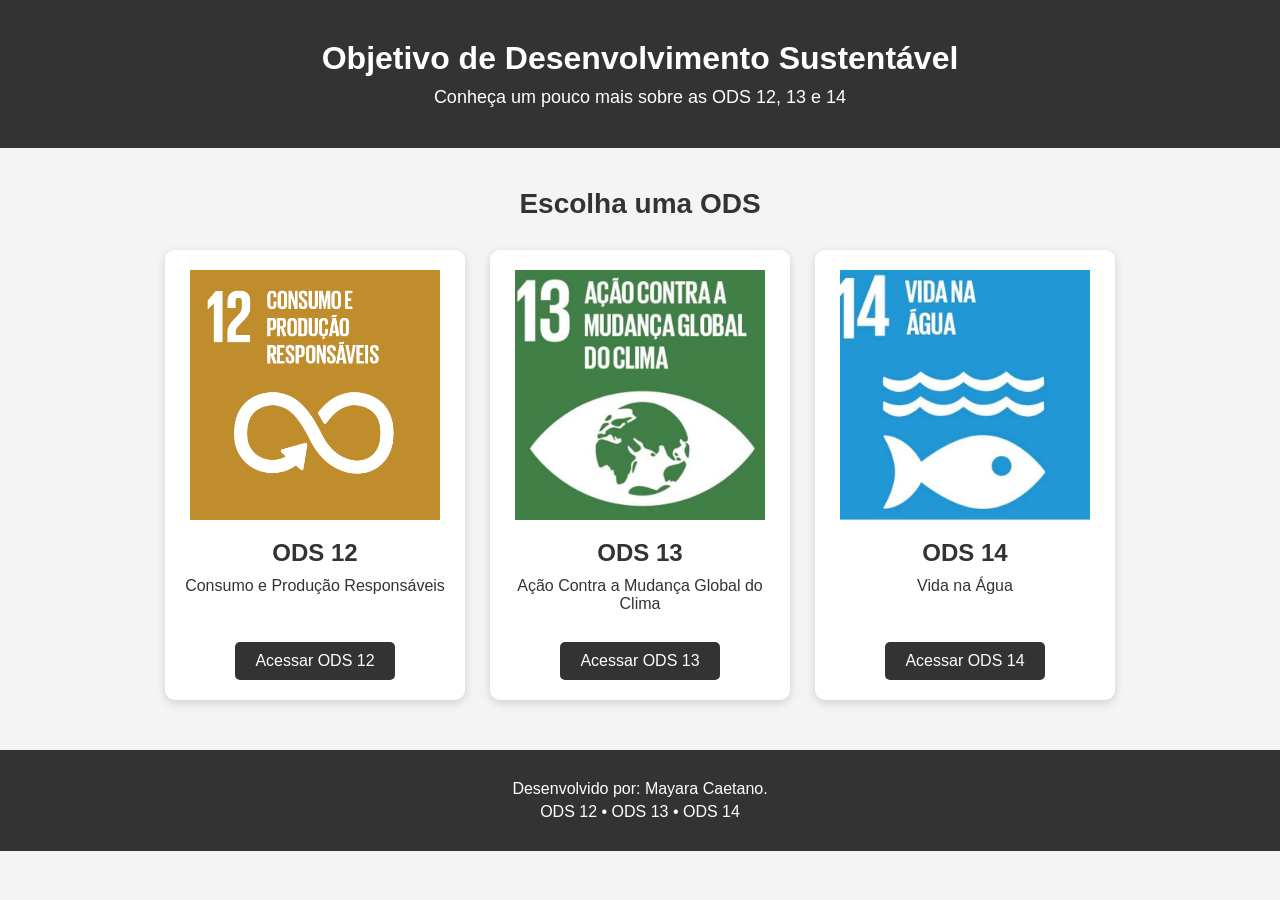
<file: index.html>
<!DOCTYPE html>
<html lang="pt-BR">

<head>
    <meta charset="UTF-8">
    <meta name="viewport" content="width=device-width, initial-scale=1.0">
    <title>ODS - Sustentabilidade</title>

    <style>

        * {
            margin: 0;
            padding: 0;
            box-sizing: border-box;
        }

        body {
            font-family: Arial, sans-serif;
            background-color: #f4f4f4;
            color: #333;
        }

        /* Cabeçalho */

        header {
            background-color: #333;
            color: white;
            text-align: center;
            padding: 40px 20px;
        }

        header h1 {
            font-size: 32px;
            margin-bottom: 10px;
        }

        header p {
            font-size: 18px;
        }

        /* Conteúdo */

        main {
            width: 90%;
            max-width: 1100px;
            margin: 40px auto;
        }

        main h2 {
            text-align: center;
            margin-bottom: 30px;
            font-size: 28px;
        }

        /* Cards das ODS */

        .ods-container {
            display: flex;
            justify-content: center;
            gap: 25px;
            flex-wrap: wrap;
        }

        .ods-card {
            background-color: white;
            width: 300px;
            padding: 20px;
            text-align: center;
            border-radius: 10px;

            box-shadow: 0 3px 10px rgba(0, 0, 0, 0.15);

            transition: 0.3s;
        }

        .ods-card:hover {
            transform: translateY(-5px);
        }

        .ods-card img {
            width: 100%;
            max-width: 250px;
            height: 250px;
            object-fit: cover;
            margin-bottom: 15px;
        }

        .ods-card h3 {
            font-size: 24px;
            margin-bottom: 10px;
        }

        .ods-card p {
            min-height: 45px;
            margin-bottom: 20px;
        }

        /* Botão */

        .ods-card a {
            display: inline-block;
            background-color: #333;
            color: white;

            text-decoration: none;

            padding: 10px 20px;
            border-radius: 5px;
        }

        .ods-card a:hover {
            background-color: #555;
        }

        /* Rodapé */

        footer {
            background-color: #333;
            color: white;
            text-align: center;
            padding: 25px;
            margin-top: 50px;
        }

        footer p {
            margin: 5px;
        }

    </style>

</head>

<body>

    <header>
        <h1>Objetivo de Desenvolvimento Sustentável</h1>
        <p>
            Conheça um pouco mais sobre as ODS 12, 13 e 14
        </p>
    </header>

    <main>
        <h2>Escolha uma ODS</h2>
        <section class="ods-container">
            <!-- ODS 12 -->
            <article class="ods-card">
                <img src="imagens/ODS12.png" alt="ODS 12">
                <h3>ODS 12</h3>
                <p>
                    Consumo e Produção Responsáveis
                </p>
                <a target="_blank" href="ods12.html">
                    Acessar ODS 12
                </a><br>
            </article>
            <!-- ODS 13 -->

            <article class="ods-card">
                <img src="imagens/ods13.webp" alt="ODS 13">
                <h3>ODS 13</h3>
                <p>
                    Ação Contra a Mudança Global do Clima
                </p>
                <a target="_blank" href="ods13.html">
                    Acessar ODS 13
                </a><br>
            </article>
            <!-- ODS 14 -->

            <article class="ods-card">
                <img src="imagens/ods14.webp" alt="ODS 14">
                <h3>ODS 14</h3>
                <p>
                    Vida na Água
                </p>
                <a target="_blank" href="ods14.html">
                    Acessar ODS 14
                </a><br>
            </article>
        </section>
    </main>


    <footer>
        <p>
            Desenvolvido por: Mayara Caetano.
        </p>

        <p>
            ODS 12 • ODS 13 • ODS 14
        </p>

    </footer>

</body>

</html>
</file>
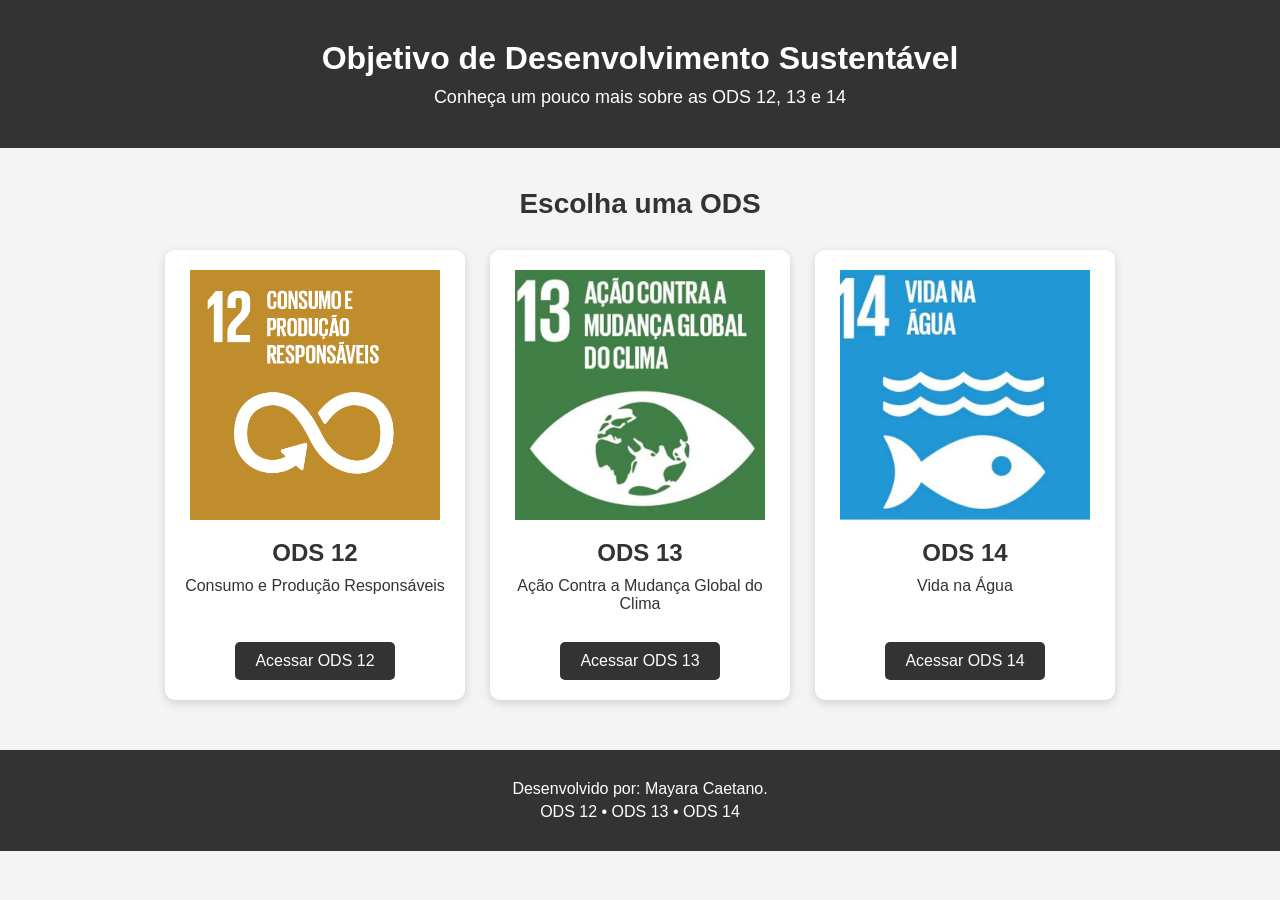
<file: indexods.html>
<!DOCTYPE html>
<html lang="pt-BR">

<head>
    <meta charset="UTF-8">
    <meta name="viewport" content="width=device-width, initial-scale=1.0">
    <title>ODS - Sustentabilidade</title>

    <style>

        * {
            margin: 0;
            padding: 0;
            box-sizing: border-box;
        }

        body {
            font-family: Arial, sans-serif;
            background-color: #f4f4f4;
            color: #333;
        }

        /* Cabeçalho */

        header {
            background-color: #333;
            color: white;
            text-align: center;
            padding: 40px 20px;
        }

        header h1 {
            font-size: 32px;
            margin-bottom: 10px;
        }

        header p {
            font-size: 18px;
        }

        /* Conteúdo */

        main {
            width: 90%;
            max-width: 1100px;
            margin: 40px auto;
        }

        main h2 {
            text-align: center;
            margin-bottom: 30px;
            font-size: 28px;
        }

        /* Cards das ODS */

        .ods-container {
            display: flex;
            justify-content: center;
            gap: 25px;
            flex-wrap: wrap;
        }

        .ods-card {
            background-color: white;
            width: 300px;
            padding: 20px;
            text-align: center;
            border-radius: 10px;

            box-shadow: 0 3px 10px rgba(0, 0, 0, 0.15);

            transition: 0.3s;
        }

        .ods-card:hover {
            transform: translateY(-5px);
        }

        .ods-card img {
            width: 100%;
            max-width: 250px;
            height: 250px;
            object-fit: cover;
            margin-bottom: 15px;
        }

        .ods-card h3 {
            font-size: 24px;
            margin-bottom: 10px;
        }

        .ods-card p {
            min-height: 45px;
            margin-bottom: 20px;
        }

        /* Botão */

        .ods-card a {
            display: inline-block;
            background-color: #333;
            color: white;

            text-decoration: none;

            padding: 10px 20px;
            border-radius: 5px;
        }

        .ods-card a:hover {
            background-color: #555;
        }

        /* Rodapé */

        footer {
            background-color: #333;
            color: white;
            text-align: center;
            padding: 25px;
            margin-top: 50px;
        }

        footer p {
            margin: 5px;
        }

    </style>

</head>

<body>

    <header>
        <h1>Objetivo de Desenvolvimento Sustentável</h1>
        <p>
            Conheça um pouco mais sobre as ODS 12, 13 e 14
        </p>
    </header>

    <main>
        <h2>Escolha uma ODS</h2>
        <section class="ods-container">
            <!-- ODS 12 -->
            <article class="ods-card">
                <img src="imagens/ODS12.png" alt="ODS 12">
                <h3>ODS 12</h3>
                <p>
                    Consumo e Produção Responsáveis
                </p>
                <a target="_blank" href="ODS12.html">
                    Acessar ODS 12
                </a><br>
            </article>
            <!-- ODS 13 -->

            <article class="ods-card">
                <img src="imagens/ods13.webp" alt="ODS 13">
                <h3>ODS 13</h3>
                <p>
                    Ação Contra a Mudança Global do Clima
                </p>
                <a target="_blank" href="ODS13.html">
                    Acessar ODS 13
                </a><br>
            </article>
            <!-- ODS 14 -->

            <article class="ods-card">
                <img src="imagens/ods14.webp" alt="ODS 14">
                <h3>ODS 14</h3>
                <p>
                    Vida na Água
                </p>
                <a target="_blank" href="ODS14.html">
                    Acessar ODS 14
                </a><br>
            </article>
        </section>
    </main>


    <footer>
        <p>
            Desenvolvido por: Mayara Caetano.
        </p>

        <p>
            ODS 12 • ODS 13 • ODS 14
        </p>

    </footer>

</body>

</html>
</file>
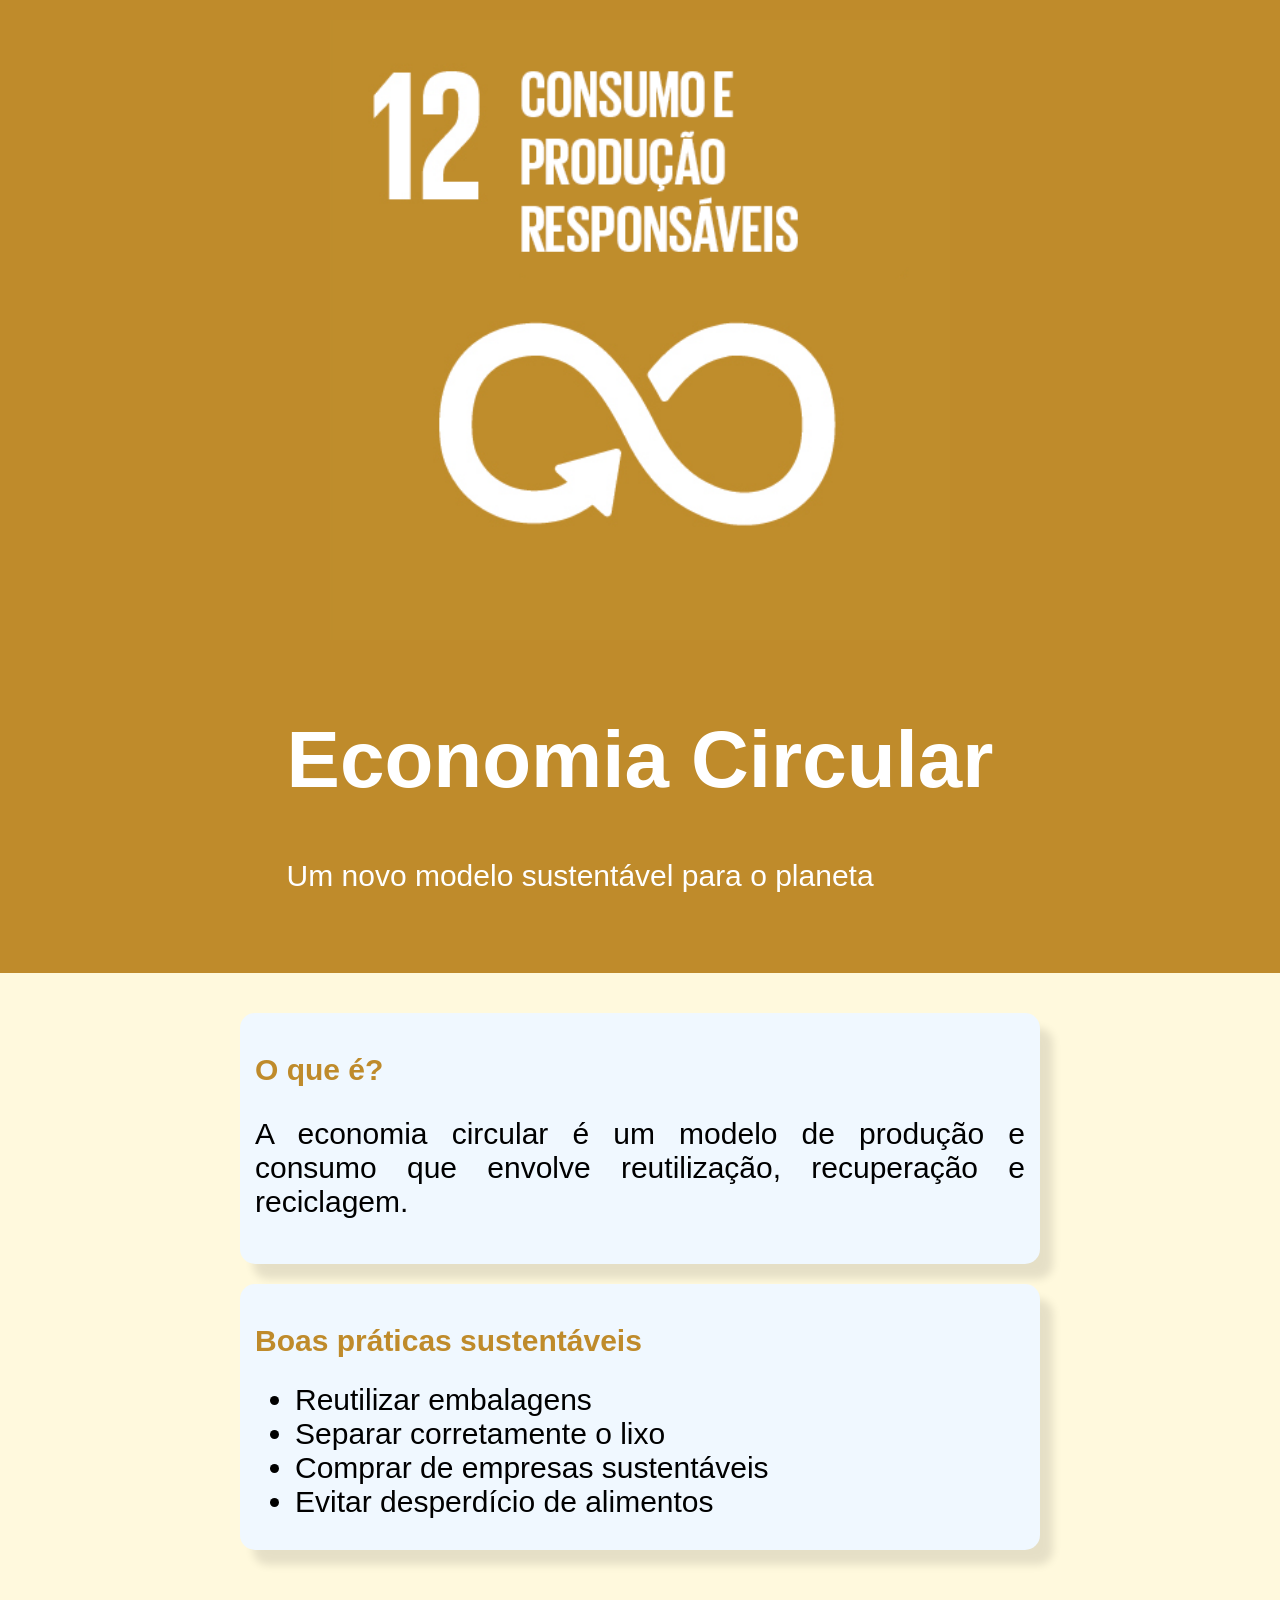
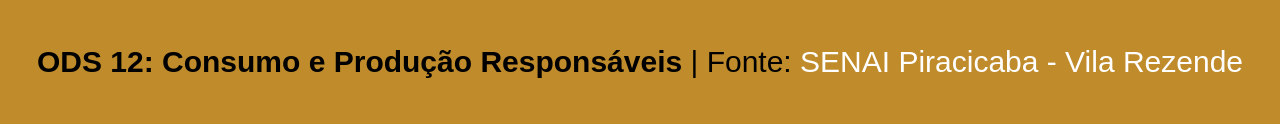
<file: ODS12.html>
<!DOCTYPE html>
<html lang="pr-BR">
<head>
    <meta charset="UTF-8">
    <meta name="viewport" content="width=device-width, initial-scale=1.0">
    <title>ODS 12 - Consumo e Produção Responsáveis</title>
    <link rel="stylesheet" href="css/ODS12.css">
</head>
<body>
    <header>
        <div class="header-content"> 
            <img src="imagens/ODS12.png" alt="Imagem de ODS 12">
            <div class="header-text">
                <h1> <a target="_blank" href="https://www.sp.senai.br/noticia/aluna-do-senai-sp-cria-marca-vencedora-para-o-ods-18-da-onu-sobre-igualdade-etnico-racial">
                    Economia Circular
                </a>
                </h1>
                <p>Um novo modelo sustentável para o planeta</p>

            </div>

        </div>
    </header>

    <!-- Tag section diz respeito a uma seção do site -->
     <section>
        <article>
            <h2>O que é?</h2>
            <p>A economia circular é um modelo de produção e consumo
                que envolve reutilização, recuperação e reciclagem.
            </p>
        </article>

        <article>
            <h2>Boas práticas sustentáveis</h2>
            <ul>
                <li>Reutilizar embalagens</li>
                <li>Separar corretamente o lixo</li>
                <li>Comprar de empresas sustentáveis</li>
                <li>Evitar desperdício de alimentos</li>
            </ul>
        </article>
     </section>

     <footer>
        <p>
            <strong>
                ODS 12: Consumo e Produção Responsáveis
            </strong>
            | Fonte: 
            <a target="_blank" href="https://www.sp.senai.br/unidade/piracicabavila/">
                SENAI Piracicaba - Vila Rezende
            </a>
        </p>
     </footer>
</body>
</html>
</file>
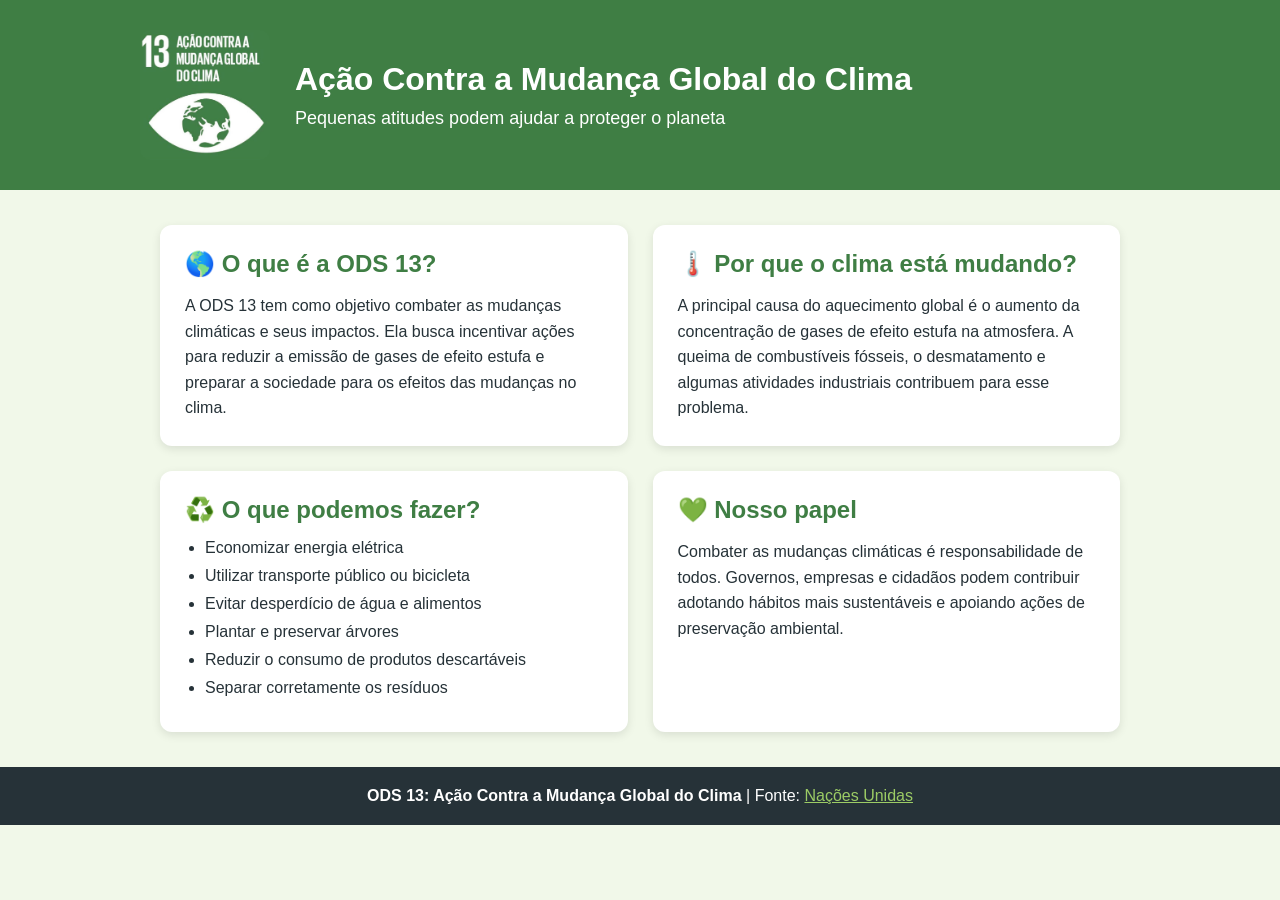
<file: ODS13.HTML>
<!DOCTYPE html>
<html lang="pt-BR">
<head>
    <meta charset="UTF-8">
    <meta name="viewport" content="width=device-width, initial-scale=1.0">
    <title>ODS 13 - Ação Contra a Mudança Global do Clima</title>
    <style>
        * {
            margin: 0;
            padding: 0;
            box-sizing: border-box;
        }

        body {
            font-family: Arial, sans-serif;
            background-color: #f1f8e9;
            color: #263238;
        }

        header {
            background-color: #3f7e44;
            color: white;
            padding: 30px;
        }

        .header-content {
            max-width: 1000px;
            margin: auto;
            display: flex;
            align-items: center;
            gap: 25px;
        }

        .header-content img {
            width: 130px;
            height: 130px;
            border-radius: 10px;
        }

        .header-text h1 {
            font-size: 32px;
            margin-bottom: 10px;
        }

        .header-text p {
            font-size: 18px;
        }

        section {
            max-width: 1000px;
            margin: 35px auto;
            padding: 0 20px;

            display: grid;
            grid-template-columns: 1fr 1fr;
            gap: 25px;
        }

        article {
            background-color: white;
            padding: 25px;
            border-radius: 12px;
            box-shadow: 0 3px 10px rgba(0, 0, 0, 0.1);
        }

        article h2 {
            color: #3f7e44;
            margin-bottom: 15px;
        }

        article p {
            line-height: 1.6;
        }

        ul {
            padding-left: 20px;
        }

        li {
            margin-bottom: 10px;
        }

        footer {
            background-color: #263238;
            color: white;
            text-align: center;
            padding: 20px;
            margin-top: 30px;
        }

        footer a {
            color: #9ccc65;
        }

        @media (max-width: 700px) {

            .header-content {
                flex-direction: column;
                text-align: center;
            }

            section {
                grid-template-columns: 1fr;
            }
        }
    </style>
</head>

<body>

    <header>

        <div class="header-content">

            <img src="imagens/ods13.webp" alt="Imagem da ODS 13">

            <div class="header-text">

                <h1>Ação Contra a Mudança Global do Clima</h1>

                <p>
                    Pequenas atitudes podem ajudar a proteger o planeta
                </p>

            </div>

        </div>

    </header>


    <section>

        <article>

            <h2>🌎 O que é a ODS 13?</h2>

            <p>
                A ODS 13 tem como objetivo combater as mudanças climáticas
                e seus impactos. Ela busca incentivar ações para reduzir
                a emissão de gases de efeito estufa e preparar a sociedade
                para os efeitos das mudanças no clima.
            </p>

        </article>


        <article>

            <h2>🌡️ Por que o clima está mudando?</h2>

            <p>
                A principal causa do aquecimento global é o aumento da
                concentração de gases de efeito estufa na atmosfera.
                A queima de combustíveis fósseis, o desmatamento e algumas
                atividades industriais contribuem para esse problema.
            </p>

        </article>


        <article>

            <h2>♻️ O que podemos fazer?</h2>

            <ul>
                <li>Economizar energia elétrica</li>
                <li>Utilizar transporte público ou bicicleta</li>
                <li>Evitar desperdício de água e alimentos</li>
                <li>Plantar e preservar árvores</li>
                <li>Reduzir o consumo de produtos descartáveis</li>
                <li>Separar corretamente os resíduos</li>
            </ul>

        </article>


        <article>

            <h2>💚 Nosso papel</h2>

            <p>
                Combater as mudanças climáticas é responsabilidade de
                todos. Governos, empresas e cidadãos podem contribuir
                adotando hábitos mais sustentáveis e apoiando ações
                de preservação ambiental.
            </p>

        </article>

    </section>


    <footer>

        <p>

            <strong>
                ODS 13: Ação Contra a Mudança Global do Clima
            </strong>

            | Fonte:

            <a target="_blank"
               href="https://brasil.un.org/pt-br/sdgs/13">
                Nações Unidas
            </a>

        </p>

    </footer>

</body>
</html>
</file>
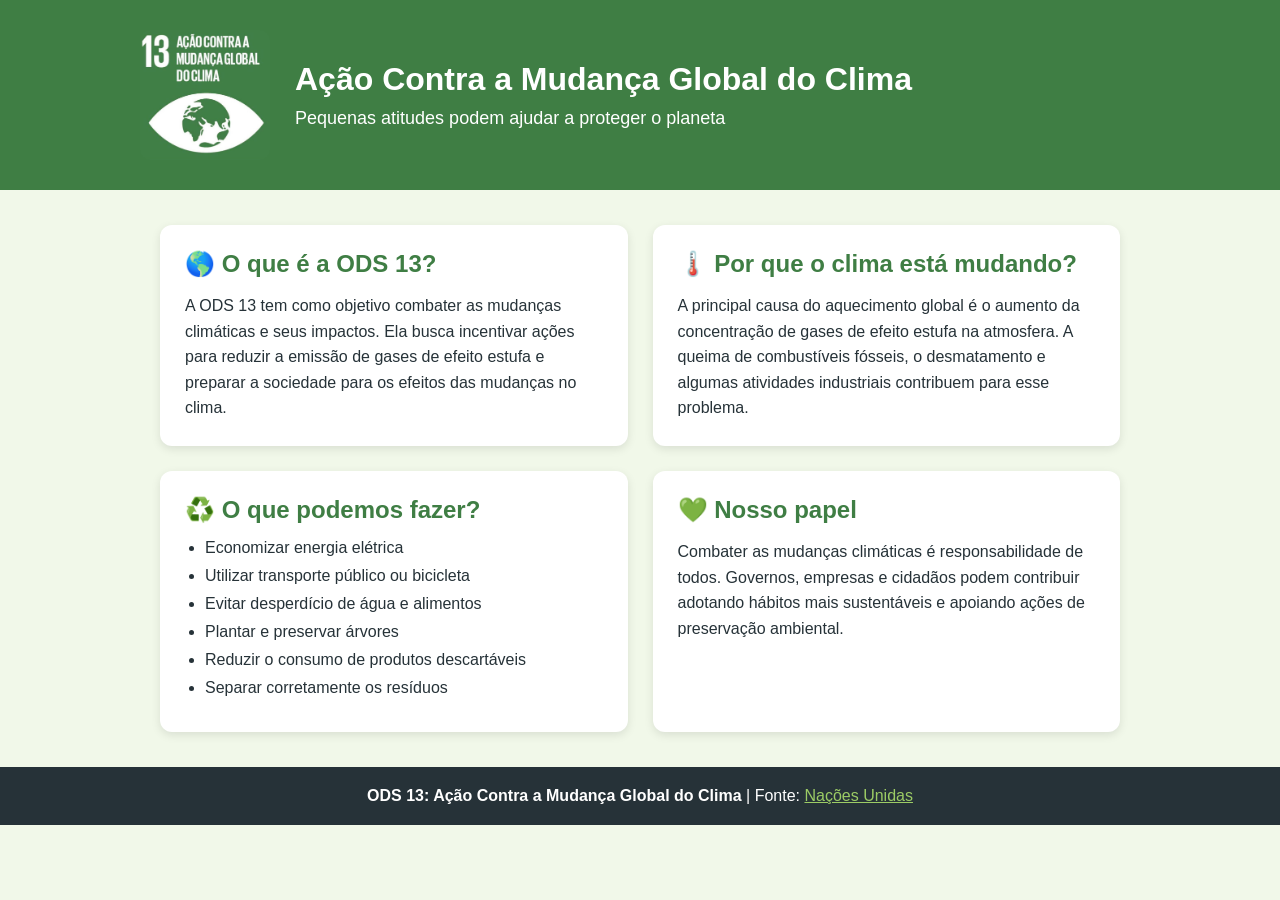
<file: ods13.html>
<!DOCTYPE html>
<html lang="pt-BR">
<head>
    <meta charset="UTF-8">
    <meta name="viewport" content="width=device-width, initial-scale=1.0">
    <title>ODS 13 - Ação Contra a Mudança Global do Clima</title>
    
    <style>
        * {
            margin: 0;
            padding: 0;
            box-sizing: border-box;
        }

        body {
            font-family: Arial, sans-serif;
            background-color: #f1f8e9;
            color: #263238;
        }

        header {
            background-color: #3f7e44;
            color: white;
            padding: 30px;
        }

        .header-content {
            max-width: 1000px;
            margin: auto;
            display: flex;
            align-items: center;
            gap: 25px;
        }

        .header-content img {
            width: 130px;
            height: 130px;
            border-radius: 10px;
        }

        .header-text h1 {
            font-size: 32px;
            margin-bottom: 10px;
        }

        .header-text p {
            font-size: 18px;
        }

        section {
            max-width: 1000px;
            margin: 35px auto;
            padding: 0 20px;

            display: grid;
            grid-template-columns: 1fr 1fr;
            gap: 25px;
        }

        article {
            background-color: white;
            padding: 25px;
            border-radius: 12px;
            box-shadow: 0 3px 10px rgba(0, 0, 0, 0.1);
        }

        article h2 {
            color: #3f7e44;
            margin-bottom: 15px;
        }

        article p {
            line-height: 1.6;
        }

        ul {
            padding-left: 20px;
        }

        li {
            margin-bottom: 10px;
        }

        footer {
            background-color: #263238;
            color: white;
            text-align: center;
            padding: 20px;
            margin-top: 30px;
        }

        footer a {
            color: #9ccc65;
        }

        @media (max-width: 700px) {

            .header-content {
                flex-direction: column;
                text-align: center;
            }

            section {
                grid-template-columns: 1fr;
            }
        }
    </style>
</head>

<body>

    <header>

        <div class="header-content">

            <img src="imagens/ods13.webp" alt="Imagem da ODS 13">

            <div class="header-text">

                <h1>Ação Contra a Mudança Global do Clima</h1>

                <p>
                    Pequenas atitudes podem ajudar a proteger o planeta
                </p>

            </div>

        </div>

    </header>


    <section>

        <article>

            <h2>🌎 O que é a ODS 13?</h2>

            <p>
                A ODS 13 tem como objetivo combater as mudanças climáticas
                e seus impactos. Ela busca incentivar ações para reduzir
                a emissão de gases de efeito estufa e preparar a sociedade
                para os efeitos das mudanças no clima.
            </p>

        </article>


        <article>

            <h2>🌡️ Por que o clima está mudando?</h2>

            <p>
                A principal causa do aquecimento global é o aumento da
                concentração de gases de efeito estufa na atmosfera.
                A queima de combustíveis fósseis, o desmatamento e algumas
                atividades industriais contribuem para esse problema.
            </p>

        </article>


        <article>

            <h2>♻️ O que podemos fazer?</h2>

            <ul>
                <li>Economizar energia elétrica</li>
                <li>Utilizar transporte público ou bicicleta</li>
                <li>Evitar desperdício de água e alimentos</li>
                <li>Plantar e preservar árvores</li>
                <li>Reduzir o consumo de produtos descartáveis</li>
                <li>Separar corretamente os resíduos</li>
            </ul>

        </article>


        <article>

            <h2>💚 Nosso papel</h2>

            <p>
                Combater as mudanças climáticas é responsabilidade de
                todos. Governos, empresas e cidadãos podem contribuir
                adotando hábitos mais sustentáveis e apoiando ações
                de preservação ambiental.
            </p>

        </article>

    </section>


    <footer>

        <p>

            <strong>
                ODS 13: Ação Contra a Mudança Global do Clima
            </strong>

            | Fonte:

            <a target="_blank"
               href="https://brasil.un.org/pt-br/sdgs/13">
                Nações Unidas
            </a>

        </p>

    </footer>

</body>
</html>
</file>
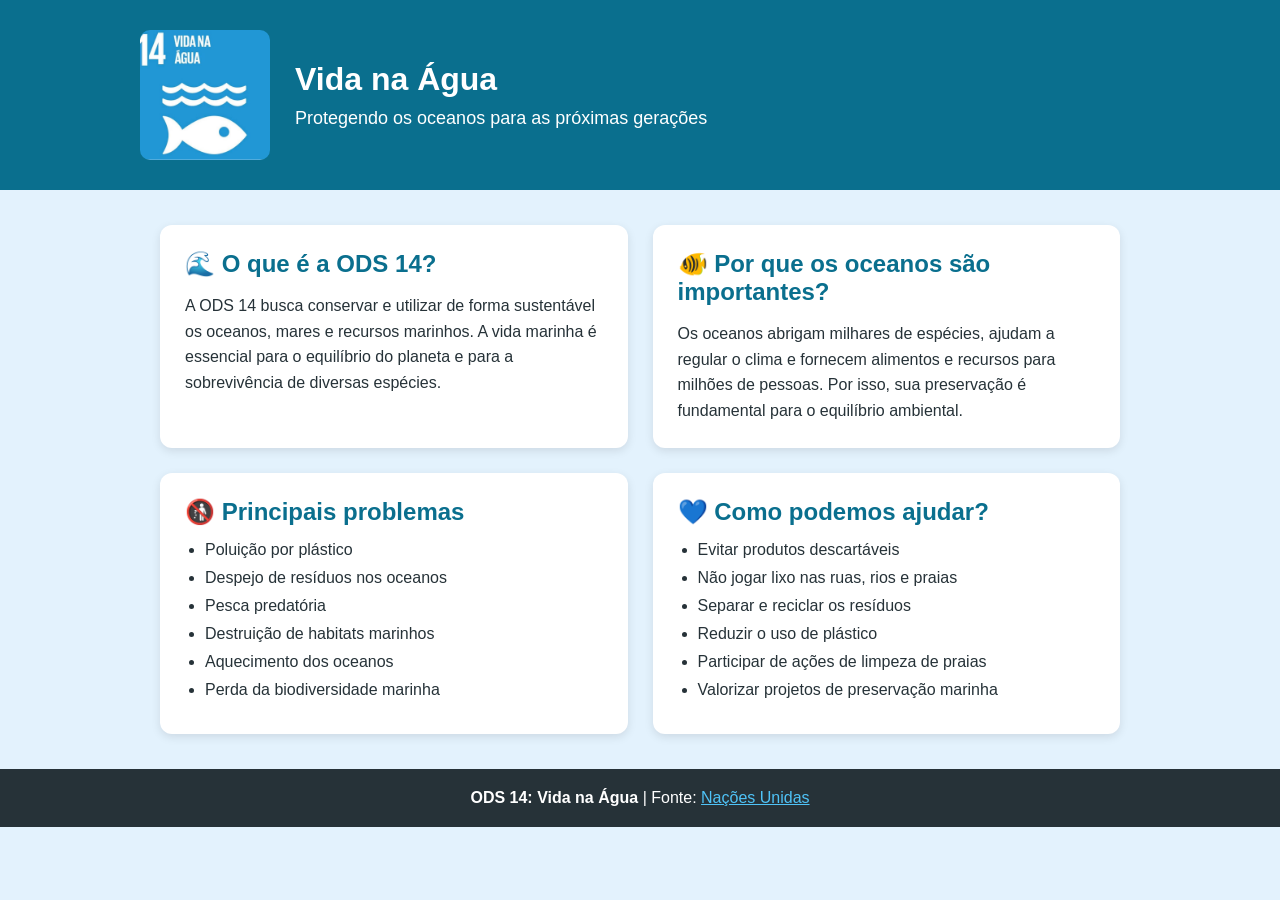
<file: ODS14.html>
<!DOCTYPE html>
<html lang="pt-BR">
<head>
    <meta charset="UTF-8">
    <meta name="viewport" content="width=device-width, initial-scale=1.0">
    <title>ODS 14 - Vida na Água</title>
    <style>
        * {
            margin: 0;
            padding: 0;
            box-sizing: border-box;
        }

        body {
            font-family: Arial, sans-serif;
            background-color: #e3f2fd;
            color: #263238;
        }

        header {
            background-color: #0a6f8e;
            color: white;
            padding: 30px;
        }

        .header-content {
            max-width: 1000px;
            margin: auto;
            display: flex;
            align-items: center;
            gap: 25px;
        }

        .header-content img {
            width: 130px;
            height: 130px;
            border-radius: 10px;
        }

        .header-text h1 {
            font-size: 32px;
            margin-bottom: 10px;
        }

        .header-text p {
            font-size: 18px;
        }

        section {
            max-width: 1000px;
            margin: 35px auto;
            padding: 0 20px;

            display: grid;
            grid-template-columns: 1fr 1fr;
            gap: 25px;
        }

        article {
            background-color: white;
            padding: 25px;
            border-radius: 12px;
            box-shadow: 0 3px 10px rgba(0, 0, 0, 0.1);
        }

        article h2 {
            color: #0a6f8e;
            margin-bottom: 15px;
        }

        article p {
            line-height: 1.6;
        }

        ul {
            padding-left: 20px;
        }

        li {
            margin-bottom: 10px;
        }

        footer {
            background-color: #263238;
            color: white;
            text-align: center;
            padding: 20px;
            margin-top: 30px;
        }

        footer a {
            color: #4fc3f7;
        }

        @media (max-width: 700px) {

            .header-content {
                flex-direction: column;
                text-align: center;
            }

            section {
                grid-template-columns: 1fr;
            }
        }
    </style>
</head>

<body>

    <header>

        <div class="header-content">

            <img src="imagens/ods14.webp" alt="Imagem da ODS 14">

            <div class="header-text">

                <h1>Vida na Água</h1>

                <p>
                    Protegendo os oceanos para as próximas gerações
                </p>

            </div>

        </div>

    </header>


    <section>

        <article>

            <h2>🌊 O que é a ODS 14?</h2>

            <p>
                A ODS 14 busca conservar e utilizar de forma sustentável
                os oceanos, mares e recursos marinhos. A vida marinha é
                essencial para o equilíbrio do planeta e para a sobrevivência
                de diversas espécies.
            </p>

        </article>


        <article>

            <h2>🐠 Por que os oceanos são importantes?</h2>

            <p>
                Os oceanos abrigam milhares de espécies, ajudam a regular
                o clima e fornecem alimentos e recursos para milhões de
                pessoas. Por isso, sua preservação é fundamental para
                o equilíbrio ambiental.
            </p>

        </article>


        <article>

            <h2>🚯 Principais problemas</h2>

            <ul>
                <li>Poluição por plástico</li>
                <li>Despejo de resíduos nos oceanos</li>
                <li>Pesca predatória</li>
                <li>Destruição de habitats marinhos</li>
                <li>Aquecimento dos oceanos</li>
                <li>Perda da biodiversidade marinha</li>
            </ul>

        </article>


        <article>

            <h2>💙 Como podemos ajudar?</h2>

            <ul>
                <li>Evitar produtos descartáveis</li>
                <li>Não jogar lixo nas ruas, rios e praias</li>
                <li>Separar e reciclar os resíduos</li>
                <li>Reduzir o uso de plástico</li>
                <li>Participar de ações de limpeza de praias</li>
                <li>Valorizar projetos de preservação marinha</li>
            </ul>

        </article>

    </section>


    <footer>

        <p>

            <strong>
                ODS 14: Vida na Água
            </strong>

            | Fonte:

            <a target="_blank"
               href="https://brasil.un.org/pt-br/sdgs/14">
                Nações Unidas
            </a>

        </p>

    </footer>

</body>
</html>
</file>
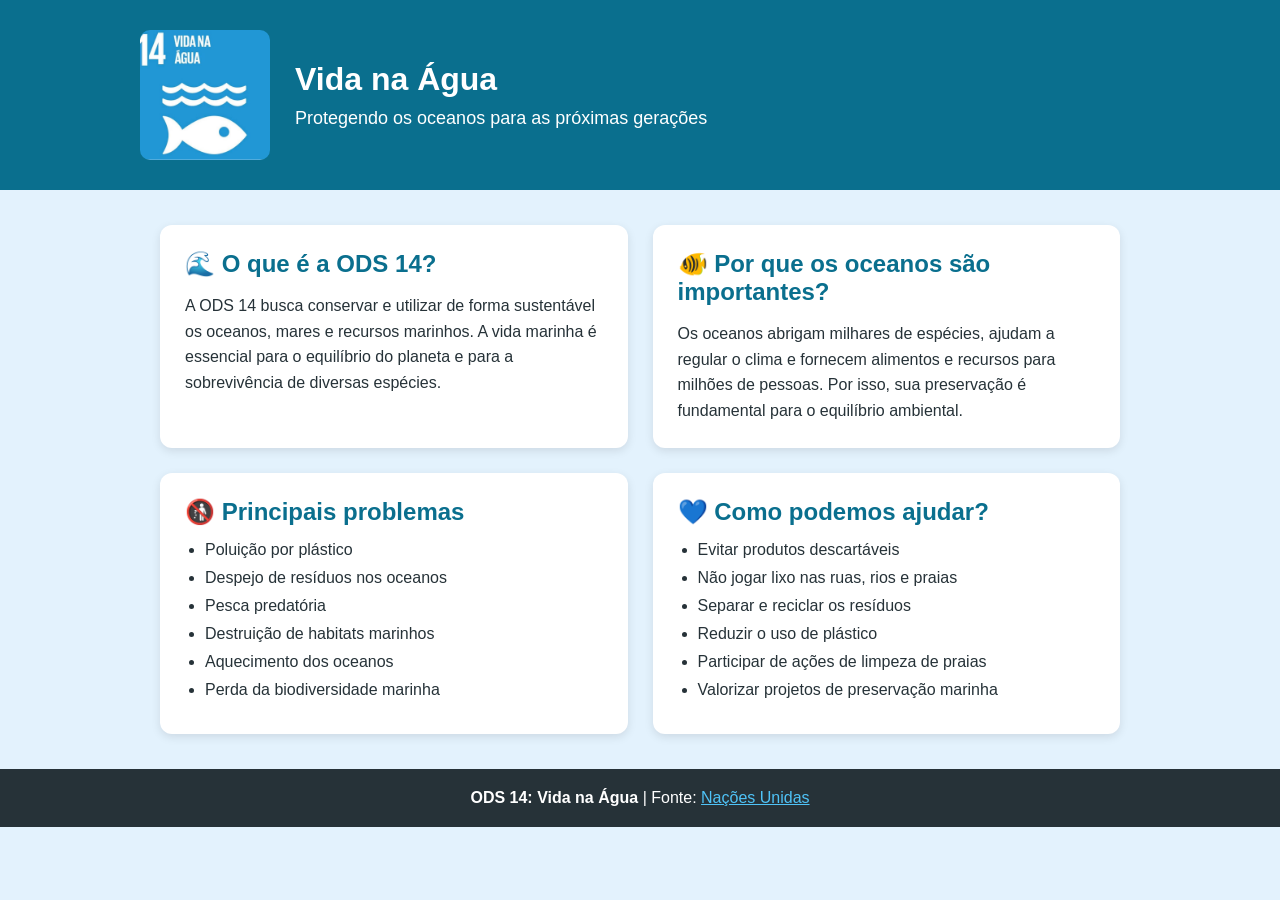
<file: ods14.html>
<!DOCTYPE html>
<html lang="pt-BR">
<head>
    <meta charset="UTF-8">
    <meta name="viewport" content="width=device-width, initial-scale=1.0">
    <title>ODS 14 - Vida na Água</title>
    
    <style>
        * {
            margin: 0;
            padding: 0;
            box-sizing: border-box;
        }

        body {
            font-family: Arial, sans-serif;
            background-color: #e3f2fd;
            color: #263238;
        }

        header {
            background-color: #0a6f8e;
            color: white;
            padding: 30px;
        }

        .header-content {
            max-width: 1000px;
            margin: auto;
            display: flex;
            align-items: center;
            gap: 25px;
        }

        .header-content img {
            width: 130px;
            height: 130px;
            border-radius: 10px;
        }

        .header-text h1 {
            font-size: 32px;
            margin-bottom: 10px;
        }

        .header-text p {
            font-size: 18px;
        }

        section {
            max-width: 1000px;
            margin: 35px auto;
            padding: 0 20px;

            display: grid;
            grid-template-columns: 1fr 1fr;
            gap: 25px;
        }

        article {
            background-color: white;
            padding: 25px;
            border-radius: 12px;
            box-shadow: 0 3px 10px rgba(0, 0, 0, 0.1);
        }

        article h2 {
            color: #0a6f8e;
            margin-bottom: 15px;
        }

        article p {
            line-height: 1.6;
        }

        ul {
            padding-left: 20px;
        }

        li {
            margin-bottom: 10px;
        }

        footer {
            background-color: #263238;
            color: white;
            text-align: center;
            padding: 20px;
            margin-top: 30px;
        }

        footer a {
            color: #4fc3f7;
        }

        @media (max-width: 700px) {

            .header-content {
                flex-direction: column;
                text-align: center;
            }

            section {
                grid-template-columns: 1fr;
            }
        }
    </style>
</head>

<body>

    <header>

        <div class="header-content">

            <img src="imagens/ods14.webp" alt="Imagem da ODS 14">

            <div class="header-text">

                <h1>Vida na Água</h1>

                <p>
                    Protegendo os oceanos para as próximas gerações
                </p>

            </div>

        </div>

    </header>


    <section>

        <article>

            <h2>🌊 O que é a ODS 14?</h2>

            <p>
                A ODS 14 busca conservar e utilizar de forma sustentável
                os oceanos, mares e recursos marinhos. A vida marinha é
                essencial para o equilíbrio do planeta e para a sobrevivência
                de diversas espécies.
            </p>

        </article>


        <article>

            <h2>🐠 Por que os oceanos são importantes?</h2>

            <p>
                Os oceanos abrigam milhares de espécies, ajudam a regular
                o clima e fornecem alimentos e recursos para milhões de
                pessoas. Por isso, sua preservação é fundamental para
                o equilíbrio ambiental.
            </p>

        </article>


        <article>

            <h2>🚯 Principais problemas</h2>

            <ul>
                <li>Poluição por plástico</li>
                <li>Despejo de resíduos nos oceanos</li>
                <li>Pesca predatória</li>
                <li>Destruição de habitats marinhos</li>
                <li>Aquecimento dos oceanos</li>
                <li>Perda da biodiversidade marinha</li>
            </ul>

        </article>


        <article>

            <h2>💙 Como podemos ajudar?</h2>

            <ul>
                <li>Evitar produtos descartáveis</li>
                <li>Não jogar lixo nas ruas, rios e praias</li>
                <li>Separar e reciclar os resíduos</li>
                <li>Reduzir o uso de plástico</li>
                <li>Participar de ações de limpeza de praias</li>
                <li>Valorizar projetos de preservação marinha</li>
            </ul>

        </article>

    </section>


    <footer>

        <p>

            <strong>
                ODS 14: Vida na Água
            </strong>

            | Fonte:

            <a target="_blank"
               href="https://brasil.un.org/pt-br/sdgs/14">
                Nações Unidas
            </a>

        </p>

    </footer>

</body>
</html>
</file>
<file: css/ODS12.css>
body {
    background-color: rgb(255, 249, 221);
    font-family: 'Segoe UI', Tahoma, Geneva, Verdana, sans-serif;
    margin: 0%;
    padding: 0%;
}

header {
    background-color: #bf8b2b;
    color: white;
    padding: 20px;
}

.header-content {
  display: flex;
  align-items: center;
  justify-content: center; 
  gap: 20px; 
  flex-wrap: wrap; 

}

.header-text {
    margin-bottom: 30px;
}

h1 {
    font-size: 70px;
    text-align: center;
}

p {
    font-size: 20px;
}


img {
    width: 33%;
    height: auto;
}

a {
    text-decoration: none;
    color: white;
}

a:hover {
    text-decoration: underline;
}


section {
    padding: 20px;
    max-width: 800px;
    margin: 0 auto;
    text-align: justify;
}

article {
    background-color: aliceblue;
    padding: 15px;
    border-radius: 15px;
    margin-top: 20px;
    box-shadow: 13px 15px 8px rgba(0, 0, 0, 0.1);
}

h2 {
    color: #bf8b2b;
    font-size: 30px;
}
ul {
    margin-top: 10px;
    padding-left: 40px;
}

li {
    font-size: 30px;
}

footer {
    background-color: #bf8b2b;
    padding: 15px;
    text-align: center;
    margin-top: 30px;
    font-size: 20px;
}








/*Para celulares*/
@media (min-width: 768px) {
    img {
        width: 50%;
    }
    h1 {
        font-size: 80px;
    }
    p {
        font-size: 30px;
    }
}
</file>
